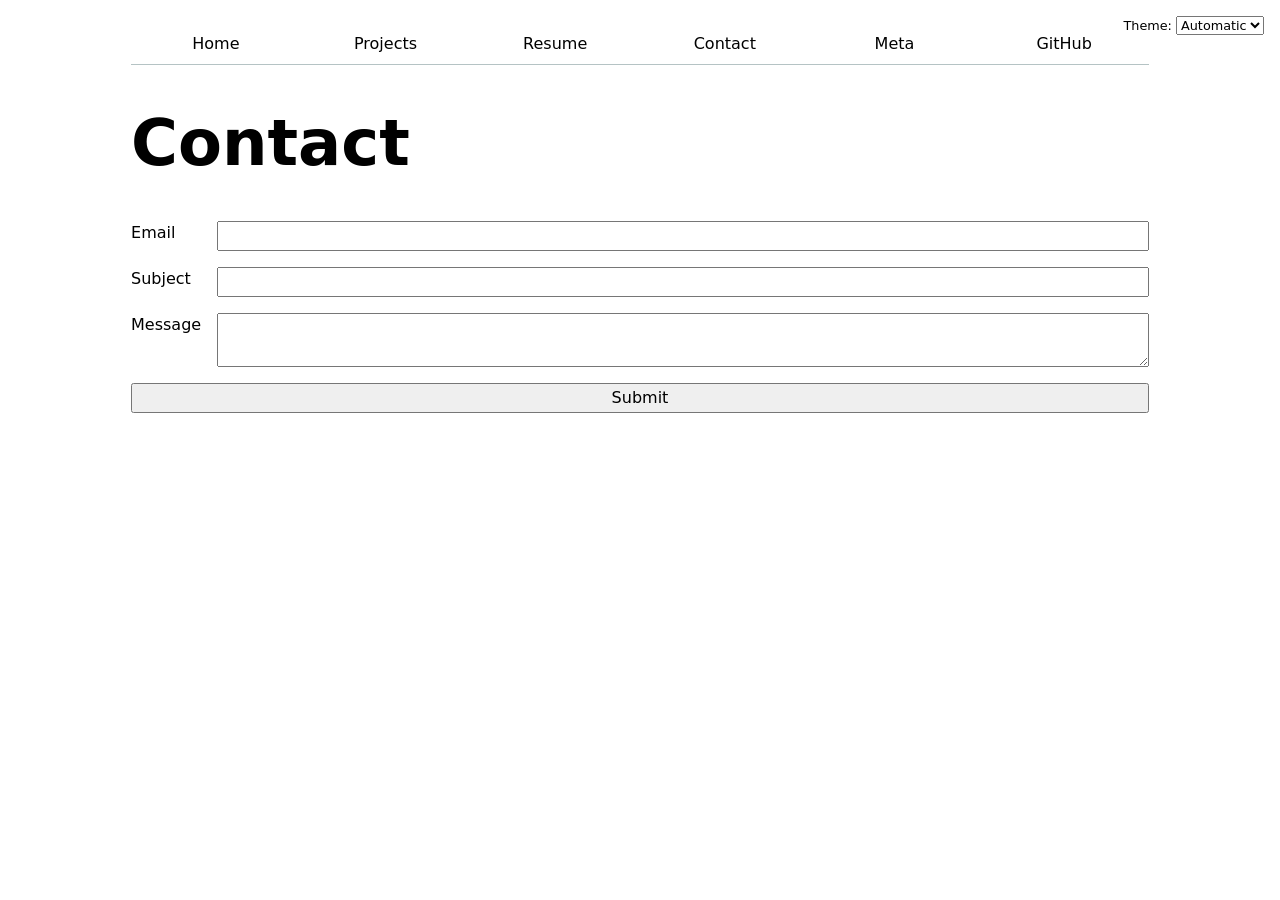
<file: contact/index.html>
<!DOCTYPE html>
<html lang="en">
<head>
    <meta charset="UTF-8">
    <meta name="viewport" content="width=device-width, initial-scale=1.0">
    <title>Contact | Heta</title>
    <link rel="stylesheet" href="../style.css">
    <script type="module" src="../global.js"></script>
</head>
<body>
    
    <h1>Contact</h1>
    <form action="mailto:heta@example.com" method="POST" enctype="text/plain">
        <label>
            Email
            <input type="email" name="email">
        </label>

        <label>
            Subject
            <input name="subject">
        </label>

        <label>
            Message
            <textarea name="body"></textarea>
        </label>

        <button>Submit</button>
    </form>
</body>
</html>
</file>
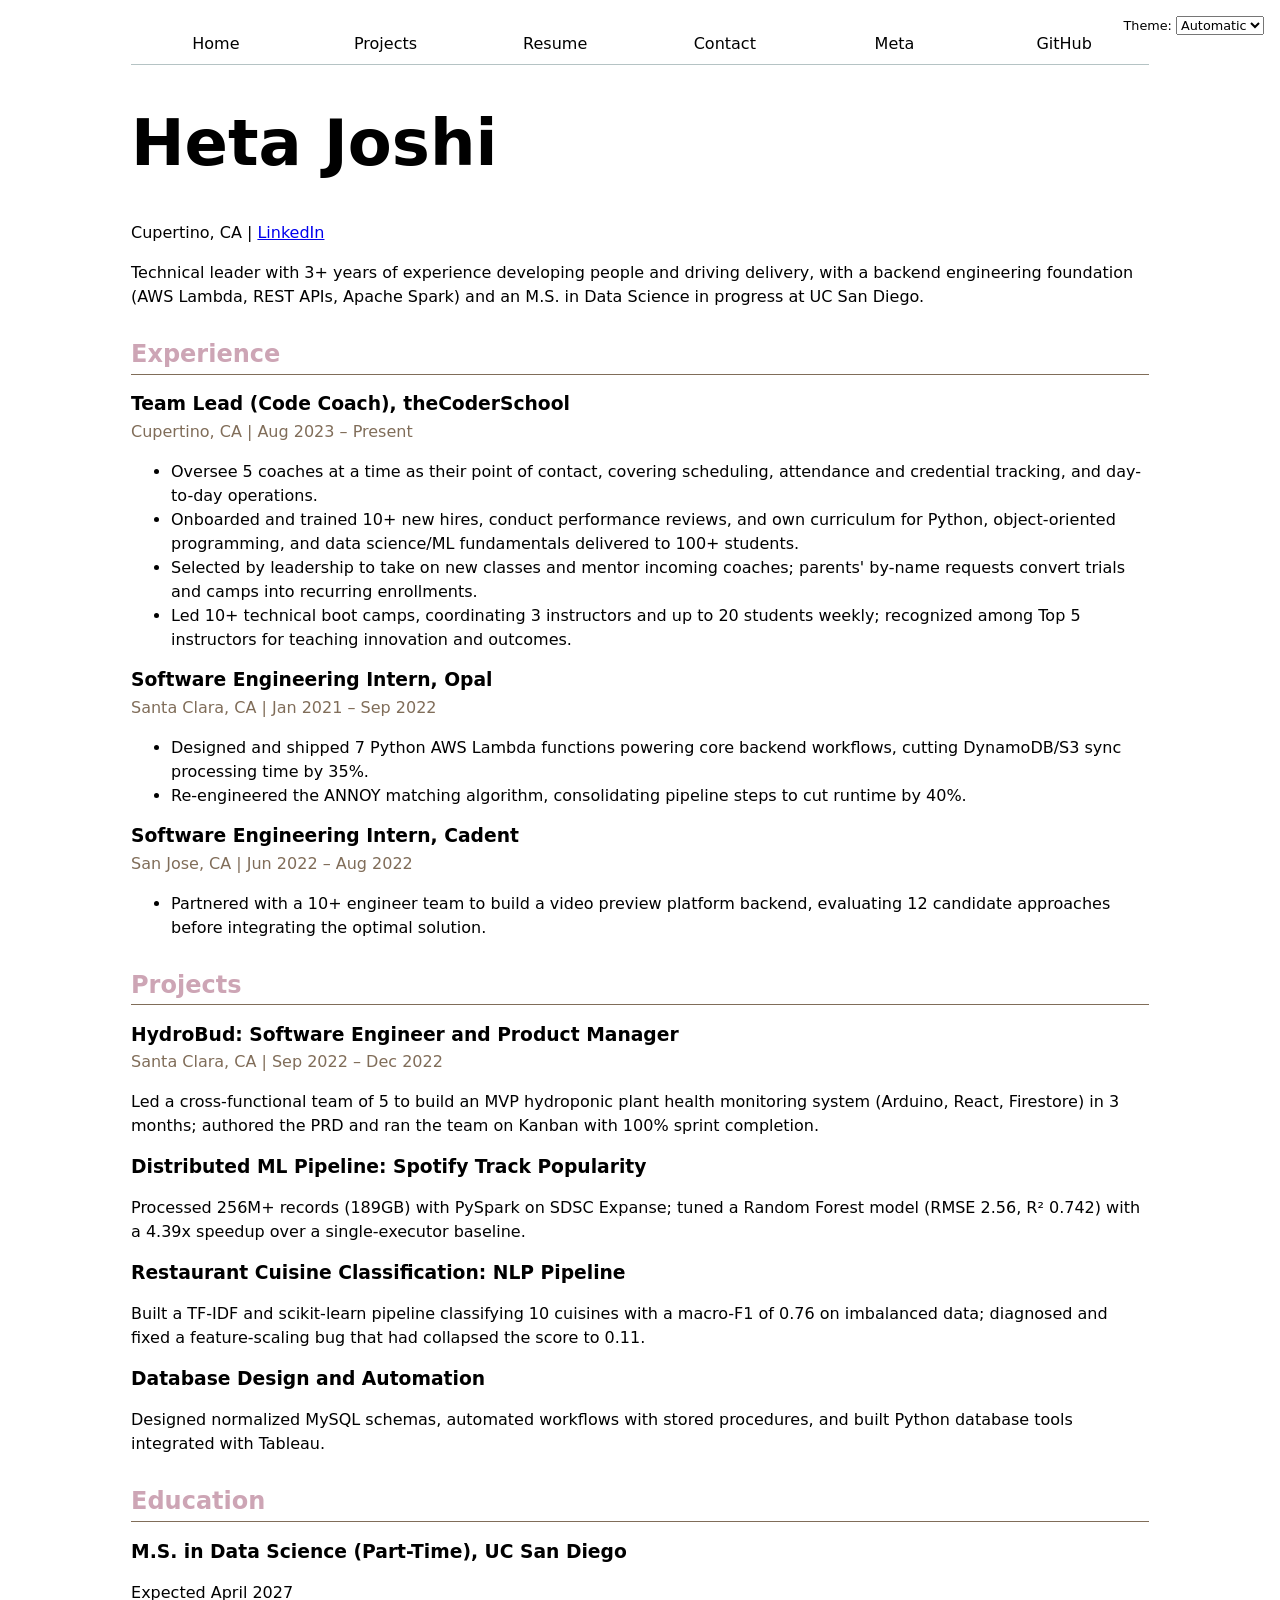
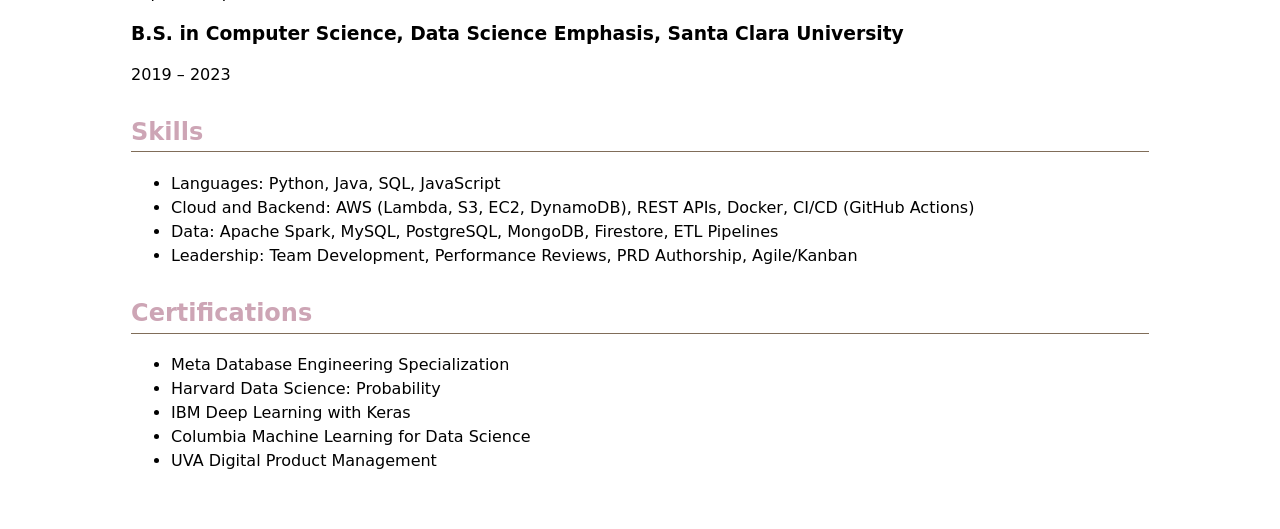
<file: resume/index.html>
<!DOCTYPE html>
<html lang="en">
<head>
    <meta charset="UTF-8">
    <meta name="viewport" content="width=device-width, initial-scale=1.0">
    <title>Resume | Heta</title>
    <link rel="stylesheet" href="../style.css">
    <script type="module" src="../global.js"></script>
</head>
<body>
    

    <header>
        <h1>Heta Joshi</h1>
        <p>Cupertino, CA | <a href="https://linkedin.com/in/heta-joshi" target="_blank">LinkedIn</a></p>
        <p>Technical leader with 3+ years of experience developing people and driving delivery, with a backend engineering foundation (AWS Lambda, REST APIs, Apache Spark) and an M.S. in Data Science in progress at UC San Diego.</p>
    </header>

    <section>
        <h2>Experience</h2>

        <article>
            <header>
                <h3>Team Lead (Code Coach), theCoderSchool</h3>
                <p>Cupertino, CA | <time datetime="2023-08">Aug 2023</time> – Present</p>
            </header>
            <ul>
                <li>Oversee 5 coaches at a time as their point of contact, covering scheduling, attendance and credential tracking, and day-to-day operations.</li>
                <li>Onboarded and trained 10+ new hires, conduct performance reviews, and own curriculum for Python, object-oriented programming, and data science/ML fundamentals delivered to 100+ students.</li>
                <li>Selected by leadership to take on new classes and mentor incoming coaches; parents' by-name requests convert trials and camps into recurring enrollments.</li>
                <li>Led 10+ technical boot camps, coordinating 3 instructors and up to 20 students weekly; recognized among Top 5 instructors for teaching innovation and outcomes.</li>
            </ul>
        </article>

        <article>
            <header>
                <h3>Software Engineering Intern, Opal</h3>
                <p>Santa Clara, CA | <time datetime="2021-01">Jan 2021</time> – <time datetime="2022-09">Sep 2022</time></p>
            </header>
            <ul>
                <li>Designed and shipped 7 Python AWS Lambda functions powering core backend workflows, cutting DynamoDB/S3 sync processing time by 35%.</li>
                <li>Re-engineered the ANNOY matching algorithm, consolidating pipeline steps to cut runtime by 40%.</li>
            </ul>
        </article>

        <article>
            <header>
                <h3>Software Engineering Intern, Cadent</h3>
                <p>San Jose, CA | <time datetime="2022-06">Jun 2022</time> – <time datetime="2022-08">Aug 2022</time></p>
            </header>
            <ul>
                <li>Partnered with a 10+ engineer team to build a video preview platform backend, evaluating 12 candidate approaches before integrating the optimal solution.</li>
            </ul>
        </article>
    </section>

    <section>
        <h2>Projects</h2>

        <article>
            <header>
                <h3>HydroBud: Software Engineer and Product Manager</h3>
                <p>Santa Clara, CA | <time datetime="2022-09">Sep 2022</time> – <time datetime="2022-12">Dec 2022</time></p>
            </header>
            <p>Led a cross-functional team of 5 to build an MVP hydroponic plant health monitoring system (Arduino, React, Firestore) in 3 months; authored the PRD and ran the team on Kanban with 100% sprint completion.</p>
        </article>

        <article>
            <h3>Distributed ML Pipeline: Spotify Track Popularity</h3>
            <p>Processed 256M+ records (189GB) with PySpark on SDSC Expanse; tuned a Random Forest model (RMSE 2.56, R² 0.742) with a 4.39x speedup over a single-executor baseline.</p>
        </article>

        <article>
            <h3>Restaurant Cuisine Classification: NLP Pipeline</h3>
            <p>Built a TF-IDF and scikit-learn pipeline classifying 10 cuisines with a macro-F1 of 0.76 on imbalanced data; diagnosed and fixed a feature-scaling bug that had collapsed the score to 0.11.</p>
        </article>

        <article>
            <h3>Database Design and Automation</h3>
            <p>Designed normalized MySQL schemas, automated workflows with stored procedures, and built Python database tools integrated with Tableau.</p>
        </article>
    </section>

    <section>
        <h2>Education</h2>

        <article>
            <h3>M.S. in Data Science (Part-Time), UC San Diego</h3>
            <p>Expected <time datetime="2027-04">April 2027</time></p>
        </article>

        <article>
            <h3>B.S. in Computer Science, Data Science Emphasis, Santa Clara University</h3>
            <p><time datetime="2019">2019</time> – <time datetime="2023">2023</time></p>
        </article>
    </section>

    <section>
        <h2>Skills</h2>
        <ul>
            <li>Languages: Python, Java, SQL, JavaScript</li>
            <li>Cloud and Backend: AWS (Lambda, S3, EC2, DynamoDB), REST APIs, Docker, CI/CD (GitHub Actions)</li>
            <li>Data: Apache Spark, MySQL, PostgreSQL, MongoDB, Firestore, ETL Pipelines</li>
            <li>Leadership: Team Development, Performance Reviews, PRD Authorship, Agile/Kanban</li>
        </ul>
    </section>

    <section>
        <h2>Certifications</h2>
        <ul>
            <li>Meta Database Engineering Specialization</li>
            <li>Harvard Data Science: Probability</li>
            <li>IBM Deep Learning with Keras</li>
            <li>Columbia Machine Learning for Data Science</li>
            <li>UVA Digital Product Management</li>
        </ul>
    </section>
</body>
</html>
</file>
<file: style.css>
html {
  --color-accent: oklch(76.271% 0.05146 352.354);
  accent-color: var(--color-accent);
  color-scheme: light dark;
}

body {
  font: 100%/1.5 system-ui;
  max-width: 100ch;
  margin-inline: auto;
  padding: 1em;
}

img {
  max-width: 100%;
  height: auto;
}

nav {
  --border-color: oklch(50% 10% 200 / 40%);
  display: flex;
  margin-bottom: 1em;
  border-bottom: 1px solid var(--border-color);
}

nav a {
  flex: 1;
  text-decoration: none;
  color: inherit;
  text-align: center;
  padding: 0.5em;
}

nav a.current {
  border-bottom: 0.4em solid var(--border-color);
  padding-bottom: 0.1em;
}

nav a:hover {
  border-bottom: 0.4em solid var(--color-accent);
  padding-bottom: 0.1em;
  background-color: color-mix(in oklch, var(--color-accent), canvas 85%);
}

input, textarea, button, select {
  font: inherit;
}

form {
  display: grid;
  grid-template-columns: auto 1fr;
  gap: 1em;
}

form label {
  display: grid;
  grid-template-columns: subgrid;
  grid-column: 1 / -1;
}

form button {
  grid-column: 1 / -1;
}


.projects {
  display: grid;
  grid-template-columns: repeat(auto-fill, minmax(15em, 1fr));
  gap: 1em;
}

.projects article {
  display: grid;
  grid-template-rows: subgrid;
  grid-row: span 3;
}

.projects h2 {
  margin: 0;
}

h1 {
  font-size: 400%;
}

h1, h2, h3, h4, h5, h6 {
  line-height: 1.1;
  text-wrap: balance;
}

section {
  margin-block: 2em;
}

section h2 {
  color: var(--color-accent);
  border-bottom: 1px solid oklch(54.728% 0.03821 68.302);
  padding-bottom: 0.25em;
}

article header h3 {
  margin-bottom: 0.25em;
}

article header p {
  margin-top: 0;
  color: oklch(54.728% 0.03821 68.302);
}

.color-scheme {
  position: absolute;
  top: 1rem;
  right: 1rem;
  font-size: 80%;
}

#profile-stats dl {
  display: grid;
  grid-template-columns: repeat(4, 1fr);
  text-align: center;
}

#profile-stats dt {
  grid-row: 1;
  font-size: 80%;
  color: oklch(54.728% 0.03821 68.302);
}

#profile-stats dd {
  grid-row: 2;
  margin: 0;
  font-size: 200%;
}


.project-year {
  font-family: Baskerville, serif;
  font-variant-numeric: oldstyle-nums;
  color: oklch(54.728% 0.03821 68.302);
  margin: 0;
}

.container {
  display: flex;
  flex-wrap: wrap;
  align-items: center;
  gap: 2em;
}

#projects-pie-plot {
  max-width: 20em;
  margin-block: 2em;
  overflow: visible;
}

.legend {
  flex: 1 1 12em;
  display: grid;
  grid-template-columns: repeat(auto-fill, minmax(9em, 1fr));
  gap: 1em;
  margin: 0;
  padding: 1em;
  list-style: none;
  border: 1px solid oklch(50% 10% 200 / 40%);
  border-radius: 0.5em;
}

.legend-item {
  display: flex;
  align-items: center;
  gap: 0.4em;
  cursor: pointer;
}

.swatch {
  display: inline-block;
  width: 1em;
  aspect-ratio: 1 / 1;
  border-radius: 50%;
  background-color: var(--color);
}

.searchBar {
  width: 100%;
  box-sizing: border-box;
  padding: 0.5em;
  margin-bottom: 1.5em;
}

#projects-pie-plot path {
  transition: 300ms;
  cursor: pointer;
}

#projects-pie-plot:has(path:hover) path:not(:hover) {
  opacity: 0.5;
}

.selected {
  --color: oklch(40% 0.12 330) !important;
}

path.selected {
  fill: var(--color);
}


dl.stats {
  display: grid;
  grid-auto-flow: column;
  grid-auto-columns: 1fr;
  gap: 0.25em 1em;
  margin-block: 1.5em;
  text-align: center;
}

dl.stats dt {
  grid-row: 1;
  font-size: 80%;
  text-transform: uppercase;
  color: oklch(54.728% 0.03821 68.302);
}

dl.stats dd {
  grid-row: 2;
  margin: 0;
  font-size: 150%;
}

.gridlines line {
  stroke-opacity: 0.15;
}

.gridlines .domain {
  display: none;
}

#chart circle {
  transition: 200ms;
  transform-origin: center;
  transform-box: fill-box;
}

#chart circle:hover {
  transform: scale(1.5);
}

dl.info {
  display: grid;
  grid-template-columns: auto 1fr;
  gap: 0.25em 1em;
  margin: 0;
  transition-duration: 500ms;
  transition-property: opacity, visibility;
}

dl.info dt {
  font-size: 85%;
  color: oklch(54.728% 0.03821 68.302);
}

dl.info dd {
  margin: 0;
}

dl.info[hidden]:not(:hover, :focus-within) {
  opacity: 0;
  visibility: hidden;
}

.tooltip {
  position: fixed;
  top: 1em;
  left: 1em;
  z-index: 1;
  padding: 0.75em 1em;
  border-radius: 0.5em;
  border: 1px solid oklch(50% 10% 200 / 40%);
  background-color: color-mix(in oklch, canvas 85%, transparent);
  backdrop-filter: blur(6px);
  box-shadow: 0 0.25em 1em oklch(0% 0 0 / 20%);
}

@keyframes marching-ants {
  to {
    stroke-dashoffset: -8; /* 5 + 3 */
  }
}

.selection {
  fill-opacity: 0.1;
  stroke: currentColor;
  stroke-opacity: 0.7;
  stroke-dasharray: 5 3;
  animation: marching-ants 2s linear infinite;
}

#chart circle.selected {
  fill: #ff6b6b;
}


#time-filter label {
  display: flex;
  align-items: baseline;
  gap: 1em;
}

#time-filter input {
  flex: 1;
}

#time-filter time {
  margin-left: auto;
}

#chart circle {
  @starting-style {
    r: 0;
  }
}

#files {
  display: grid;
  grid-template-columns: 1fr 4fr;
  gap: 0.75em 1em;

  > div {
    grid-column: 1 / -1;
    display: grid;
    grid-template-columns: subgrid;
  }

  dt {
    grid-column: 1;
  }

  dt small {
    display: block;
    font-size: 80%;
    opacity: 0.6;
  }

  dd {
    grid-column: 2;
    display: flex;
    flex-wrap: wrap;
    align-items: start;
    align-content: start;
    gap: 0.15em;
    padding-top: 0.6em;
    margin-left: 0;
  }
}

.loc {
  display: flex;
  width: 0.5em;
  aspect-ratio: 1;
  background: var(--color);
  border-radius: 50%;
}

#scrolly-1 {
  position: relative;
  display: flex;
  gap: 1rem;

  > * {
    flex: 1;
  }
}

#scatter-story {
  position: relative;
}

#scatter-plot {
  position: sticky;
  top: 0;
  left: 0;
  bottom: auto;
  height: 50vh;
}

.step {
  padding-block: 2em 6em;
}
</file>
